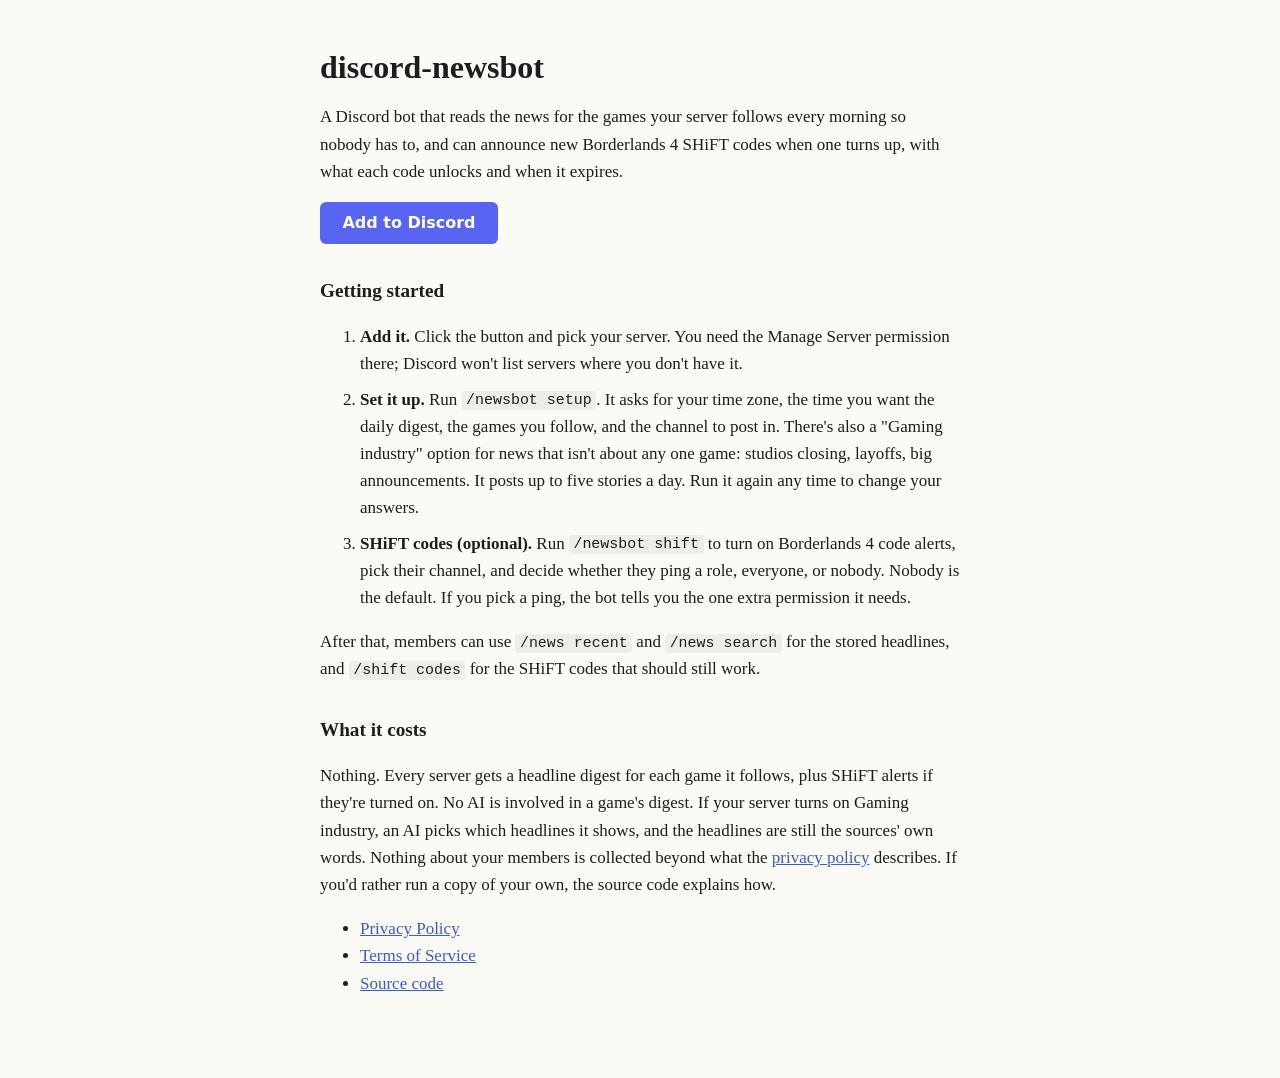
<file: site/index.html>
<!doctype html>
<html lang="en">
<head>
<meta charset="utf-8">
<meta name="viewport" content="width=device-width, initial-scale=1">
<title>discord-newsbot</title>
<link rel="stylesheet" href="style.css">
</head>
<body>
<main>
<h1>discord-newsbot</h1>
<p>A Discord bot that reads the news for the games your server follows every morning so nobody has to, and can announce new Borderlands 4 SHiFT codes when one turns up, with what each code unlocks and when it expires.</p>

<p><a class="button" href="https://discord.com/oauth2/authorize?client_id=1553075538220941402">Add to Discord</a></p>

<h2>Getting started</h2>
<ol>
<li><strong>Add it.</strong> Click the button and pick your server. You need the Manage Server permission there; Discord won't list servers where you don't have it.</li>
<li><strong>Set it up.</strong> Run <code>/newsbot setup</code>. It asks for your time zone, the time you want the daily digest, the games you follow, and the channel to post in. There's also a "Gaming industry" option for news that isn't about any one game: studios closing, layoffs, big announcements. It posts up to five stories a day. Run it again any time to change your answers.</li>
<li><strong>SHiFT codes (optional).</strong> Run <code>/newsbot shift</code> to turn on Borderlands 4 code alerts, pick their channel, and decide whether they ping a role, everyone, or nobody. Nobody is the default. If you pick a ping, the bot tells you the one extra permission it needs.</li>
</ol>
<p>After that, members can use <code>/news recent</code> and <code>/news search</code> for the stored headlines, and <code>/shift codes</code> for the SHiFT codes that should still work.</p>

<h2>What it costs</h2>
<p>Nothing. Every server gets a headline digest for each game it follows, plus SHiFT alerts if they're turned on. No AI is involved in a game's digest. If your server turns on Gaming industry, an AI picks which headlines it shows, and the headlines are still the sources' own words. Nothing about your members is collected beyond what the <a href="privacy.html">privacy policy</a> describes. If you'd rather run a copy of your own, the source code explains how.</p>

<ul>
<li><a href="privacy.html">Privacy Policy</a></li>
<li><a href="terms.html">Terms of Service</a></li>
<li><a href="https://github.com/SomeClown/discord-newsbot">Source code</a></li>
</ul>
</main>
</body>
</html>
</file>
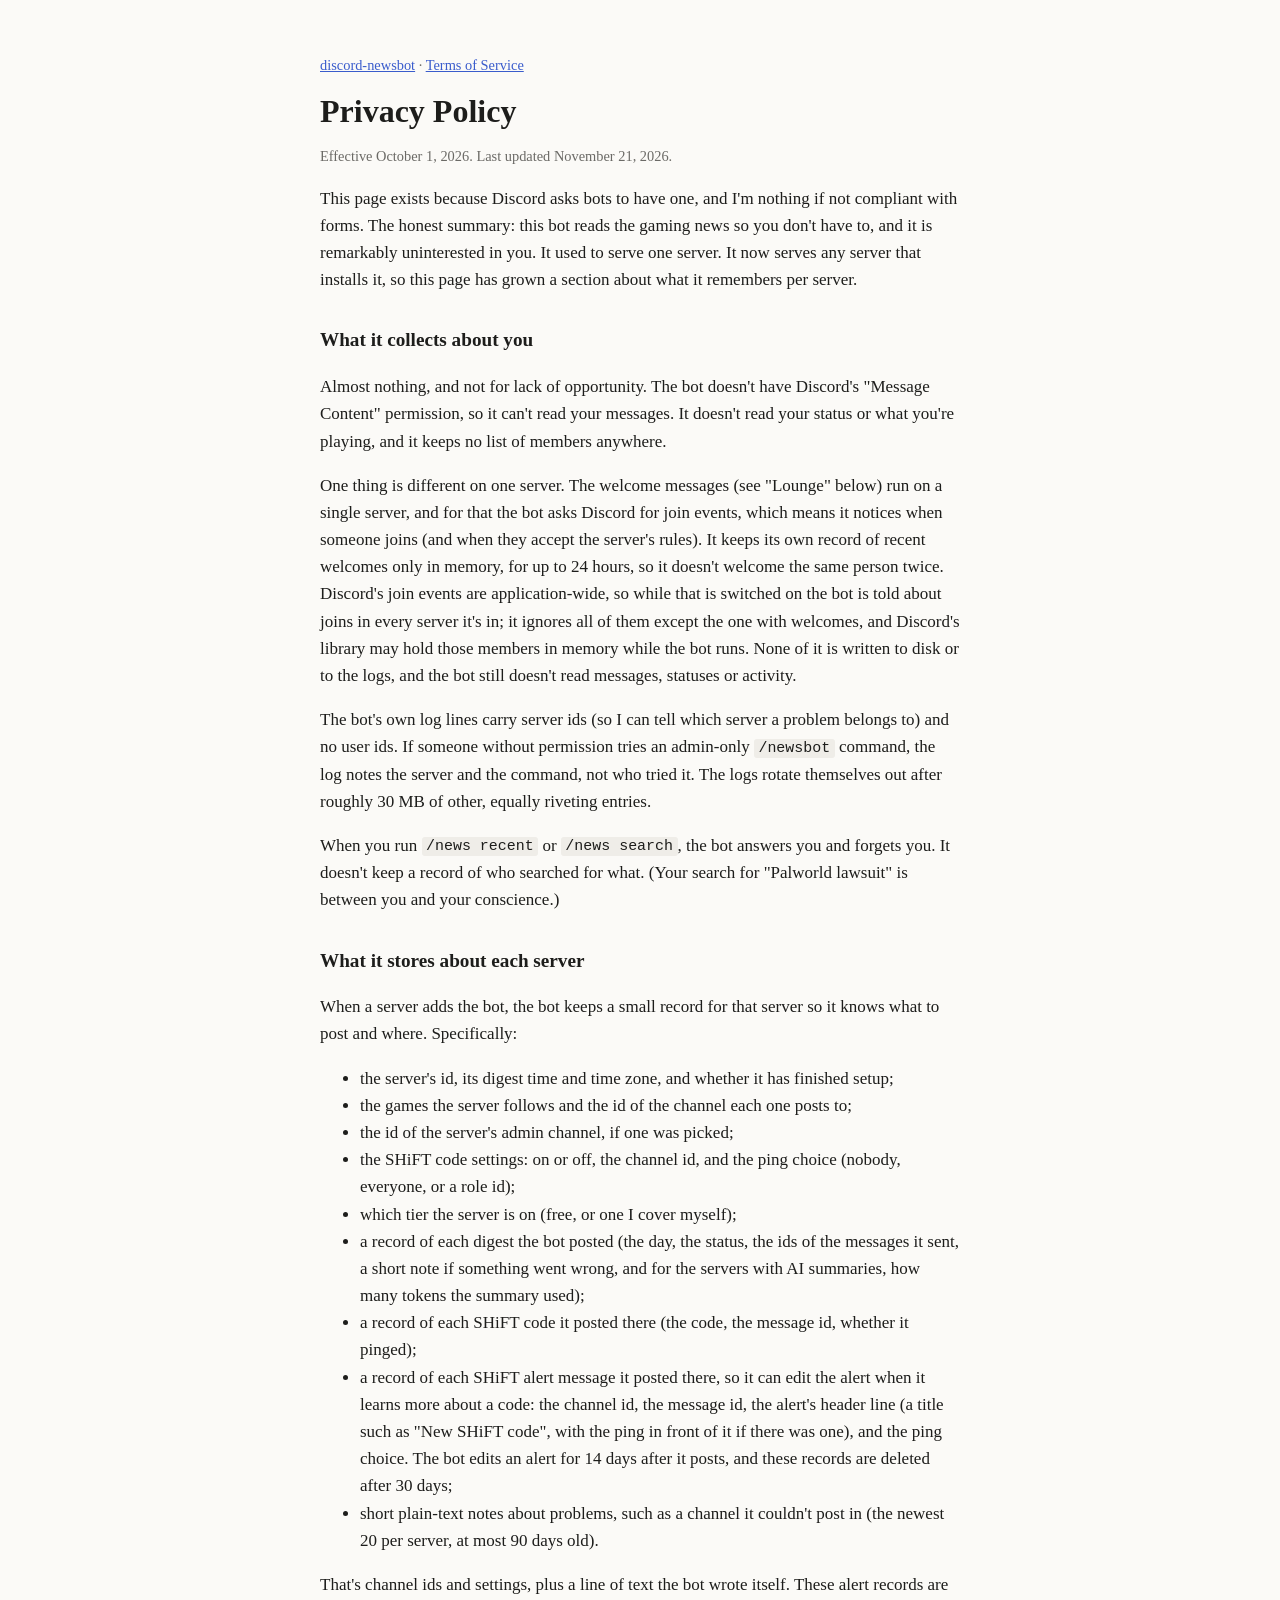
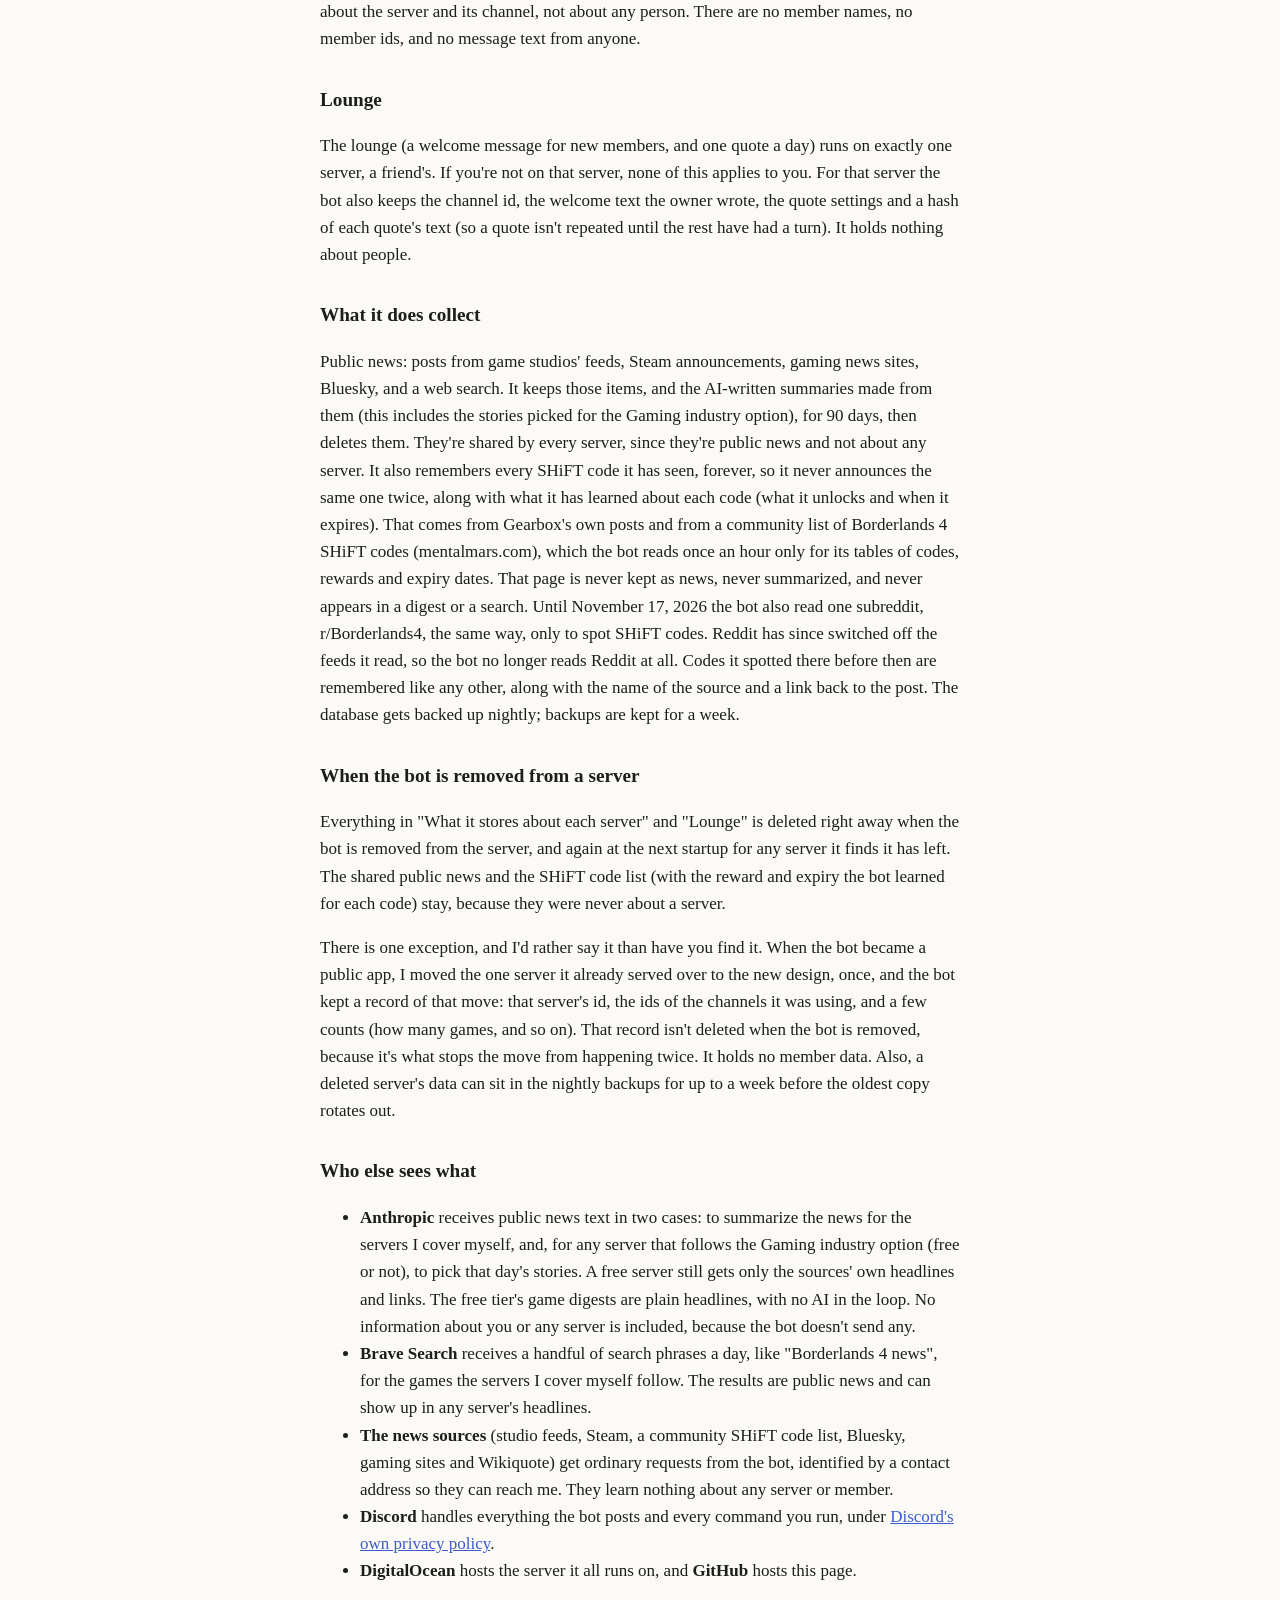
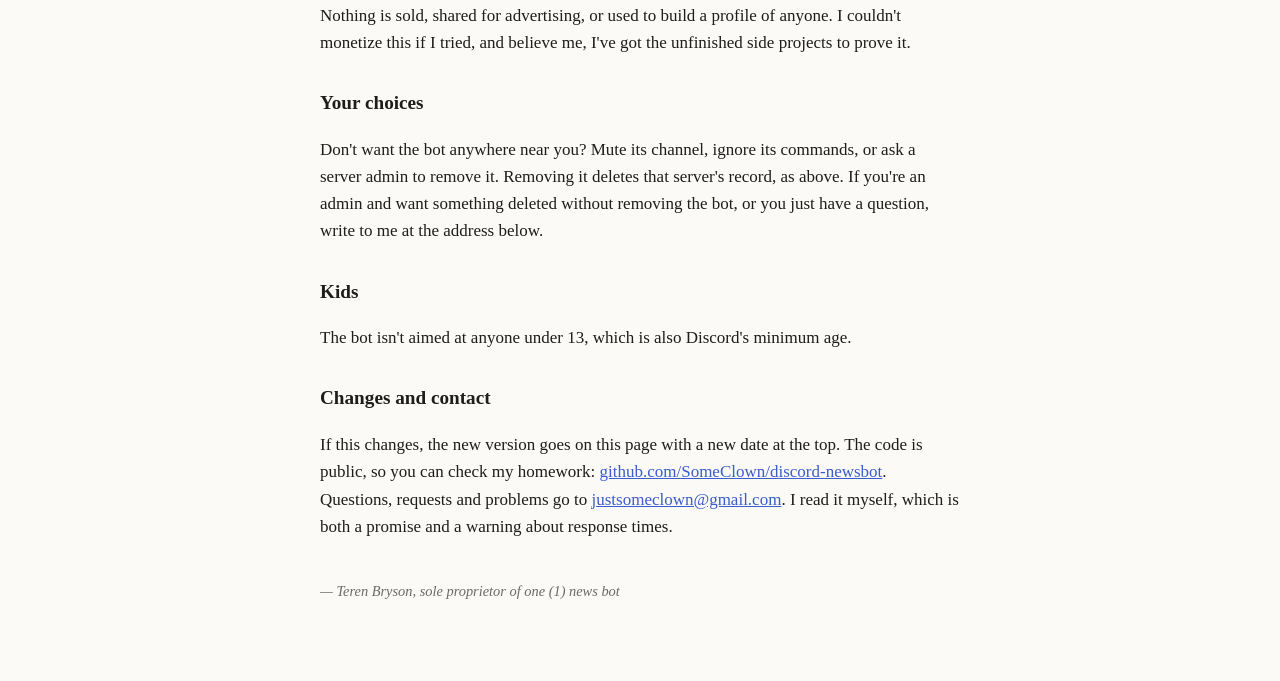
<file: site/privacy.html>
<!doctype html>
<html lang="en">
<head>
<meta charset="utf-8">
<meta name="viewport" content="width=device-width, initial-scale=1">
<title>Privacy Policy · discord-newsbot</title>
<link rel="stylesheet" href="style.css">
</head>
<body>
<main>
<p class="nav"><a href="index.html">discord-newsbot</a> · <a href="terms.html">Terms of Service</a></p>

<h1>Privacy Policy</h1>
<p class="meta">Effective October 1, 2026. Last updated November 21, 2026.</p>

<p>This page exists because Discord asks bots to have one, and I'm nothing if not compliant with forms. The honest summary: this bot reads the gaming news so you don't have to, and it is remarkably uninterested in you. It used to serve one server. It now serves any server that installs it, so this page has grown a section about what it remembers per server.</p>

<h2>What it collects about you</h2>
<p>Almost nothing, and not for lack of opportunity. The bot doesn't have Discord's "Message Content" permission, so it can't read your messages. It doesn't read your status or what you're playing, and it keeps no list of members anywhere.</p>
<p>One thing is different on one server. The welcome messages (see "Lounge" below) run on a single server, and for that the bot asks Discord for join events, which means it notices when someone joins (and when they accept the server's rules). It keeps its own record of recent welcomes only in memory, for up to 24 hours, so it doesn't welcome the same person twice. Discord's join events are application-wide, so while that is switched on the bot is told about joins in every server it's in; it ignores all of them except the one with welcomes, and Discord's library may hold those members in memory while the bot runs. None of it is written to disk or to the logs, and the bot still doesn't read messages, statuses or activity.</p>
<p>The bot's own log lines carry server ids (so I can tell which server a problem belongs to) and no user ids. If someone without permission tries an admin-only <code>/newsbot</code> command, the log notes the server and the command, not who tried it. The logs rotate themselves out after roughly 30 MB of other, equally riveting entries.</p>
<p>When you run <code>/news recent</code> or <code>/news search</code>, the bot answers you and forgets you. It doesn't keep a record of who searched for what. (Your search for "Palworld lawsuit" is between you and your conscience.)</p>

<h2>What it stores about each server</h2>
<p>When a server adds the bot, the bot keeps a small record for that server so it knows what to post and where. Specifically:</p>
<ul>
<li>the server's id, its digest time and time zone, and whether it has finished setup;</li>
<li>the games the server follows and the id of the channel each one posts to;</li>
<li>the id of the server's admin channel, if one was picked;</li>
<li>the SHiFT code settings: on or off, the channel id, and the ping choice (nobody, everyone, or a role id);</li>
<li>which tier the server is on (free, or one I cover myself);</li>
<li>a record of each digest the bot posted (the day, the status, the ids of the messages it sent, a short note if something went wrong, and for the servers with AI summaries, how many tokens the summary used);</li>
<li>a record of each SHiFT code it posted there (the code, the message id, whether it pinged);</li>
<li>a record of each SHiFT alert message it posted there, so it can edit the alert when it learns more about a code: the channel id, the message id, the alert's header line (a title such as "New SHiFT code", with the ping in front of it if there was one), and the ping choice. The bot edits an alert for 14 days after it posts, and these records are deleted after 30 days;</li>
<li>short plain-text notes about problems, such as a channel it couldn't post in (the newest 20 per server, at most 90 days old).</li>
</ul>
<p>That's channel ids and settings, plus a line of text the bot wrote itself. These alert records are about the server and its channel, not about any person. There are no member names, no member ids, and no message text from anyone.</p>

<h2>Lounge</h2>
<p>The lounge (a welcome message for new members, and one quote a day) runs on exactly one server, a friend's. If you're not on that server, none of this applies to you. For that server the bot also keeps the channel id, the welcome text the owner wrote, the quote settings and a hash of each quote's text (so a quote isn't repeated until the rest have had a turn). It holds nothing about people.</p>

<h2>What it does collect</h2>
<p>Public news: posts from game studios' feeds, Steam announcements, gaming news sites, Bluesky, and a web search. It keeps those items, and the AI-written summaries made from them (this includes the stories picked for the Gaming industry option), for 90 days, then deletes them. They're shared by every server, since they're public news and not about any server. It also remembers every SHiFT code it has seen, forever, so it never announces the same one twice, along with what it has learned about each code (what it unlocks and when it expires). That comes from Gearbox's own posts and from a community list of Borderlands 4 SHiFT codes (mentalmars.com), which the bot reads once an hour only for its tables of codes, rewards and expiry dates. That page is never kept as news, never summarized, and never appears in a digest or a search. Until November 17, 2026 the bot also read one subreddit, r/Borderlands4, the same way, only to spot SHiFT codes. Reddit has since switched off the feeds it read, so the bot no longer reads Reddit at all. Codes it spotted there before then are remembered like any other, along with the name of the source and a link back to the post. The database gets backed up nightly; backups are kept for a week.</p>

<h2>When the bot is removed from a server</h2>
<p>Everything in "What it stores about each server" and "Lounge" is deleted right away when the bot is removed from the server, and again at the next startup for any server it finds it has left. The shared public news and the SHiFT code list (with the reward and expiry the bot learned for each code) stay, because they were never about a server.</p>
<p>There is one exception, and I'd rather say it than have you find it. When the bot became a public app, I moved the one server it already served over to the new design, once, and the bot kept a record of that move: that server's id, the ids of the channels it was using, and a few counts (how many games, and so on). That record isn't deleted when the bot is removed, because it's what stops the move from happening twice. It holds no member data. Also, a deleted server's data can sit in the nightly backups for up to a week before the oldest copy rotates out.</p>

<h2>Who else sees what</h2>
<ul>
<li><strong>Anthropic</strong> receives public news text in two cases: to summarize the news for the servers I cover myself, and, for any server that follows the Gaming industry option (free or not), to pick that day's stories. A free server still gets only the sources' own headlines and links. The free tier's game digests are plain headlines, with no AI in the loop. No information about you or any server is included, because the bot doesn't send any.</li>
<li><strong>Brave Search</strong> receives a handful of search phrases a day, like "Borderlands 4 news", for the games the servers I cover myself follow. The results are public news and can show up in any server's headlines.</li>
<li><strong>The news sources</strong> (studio feeds, Steam, a community SHiFT code list, Bluesky, gaming sites and Wikiquote) get ordinary requests from the bot, identified by a contact address so they can reach me. They learn nothing about any server or member.</li>
<li><strong>Discord</strong> handles everything the bot posts and every command you run, under <a href="https://discord.com/privacy">Discord's own privacy policy</a>.</li>
<li><strong>DigitalOcean</strong> hosts the server it all runs on, and <strong>GitHub</strong> hosts this page.</li>
</ul>
<p>Nothing is sold, shared for advertising, or used to build a profile of anyone. I couldn't monetize this if I tried, and believe me, I've got the unfinished side projects to prove it.</p>

<h2>Your choices</h2>
<p>Don't want the bot anywhere near you? Mute its channel, ignore its commands, or ask a server admin to remove it. Removing it deletes that server's record, as above. If you're an admin and want something deleted without removing the bot, or you just have a question, write to me at the address below.</p>

<h2>Kids</h2>
<p>The bot isn't aimed at anyone under 13, which is also Discord's minimum age.</p>

<h2>Changes and contact</h2>
<p>If this changes, the new version goes on this page with a new date at the top. The code is public, so you can check my homework: <a href="https://github.com/SomeClown/discord-newsbot">github.com/SomeClown/discord-newsbot</a>. Questions, requests and problems go to <a href="mailto:justsomeclown@gmail.com">justsomeclown@gmail.com</a>. I read it myself, which is both a promise and a warning about response times.</p>

<p class="sig">— Teren Bryson, sole proprietor of one (1) news bot</p>
</main>
</body>
</html>
</file>
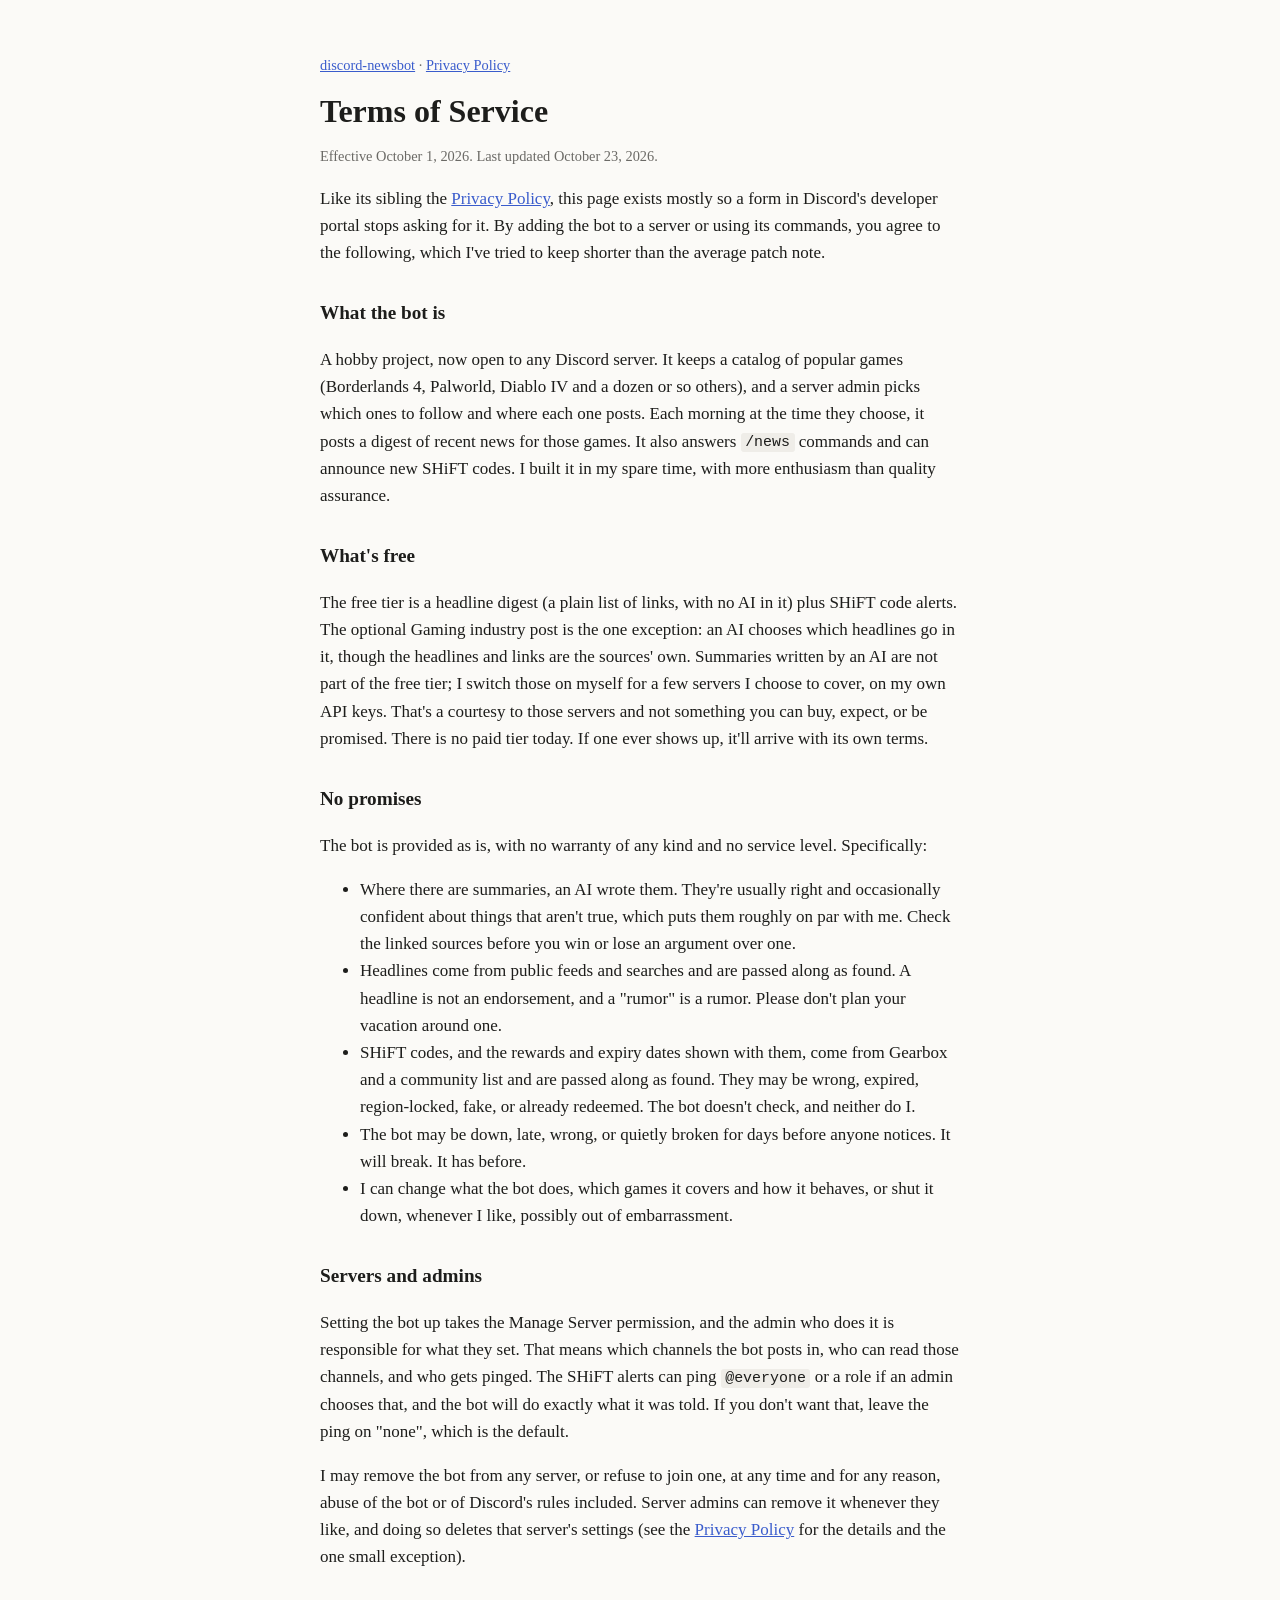
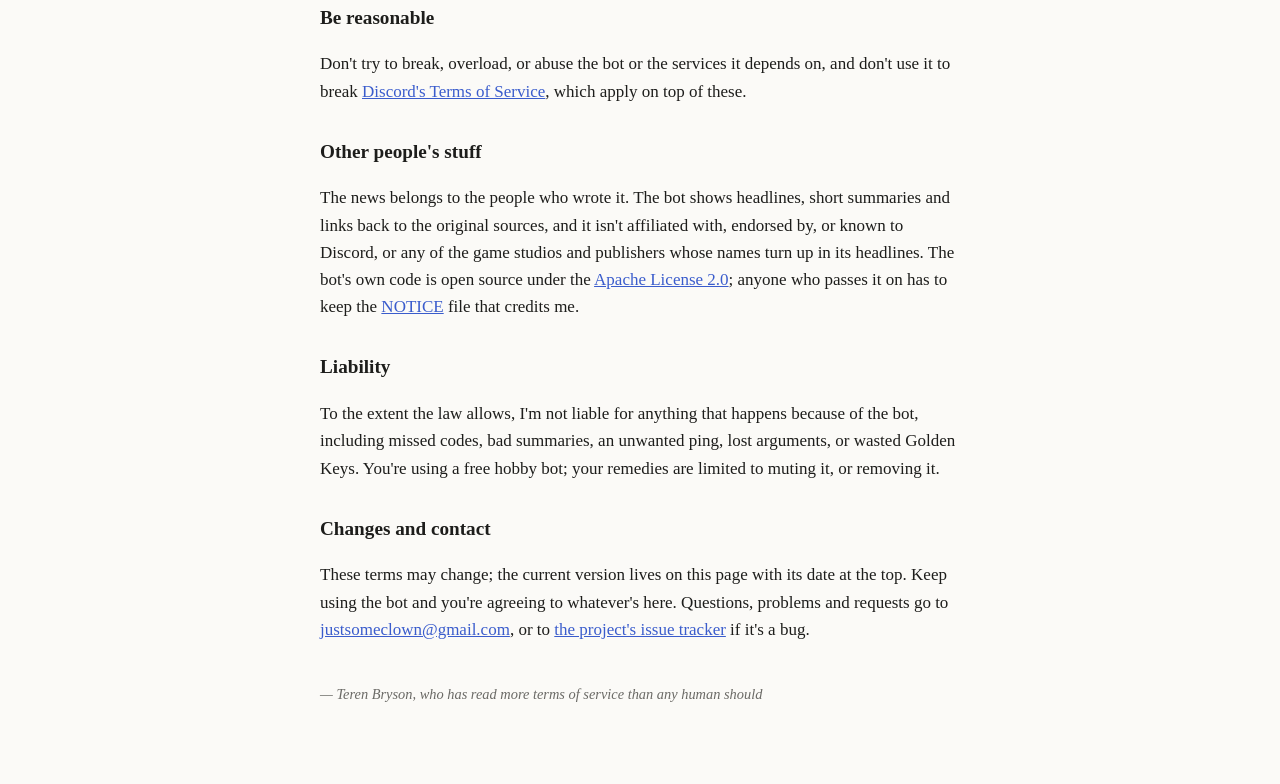
<file: site/terms.html>
<!doctype html>
<html lang="en">
<head>
<meta charset="utf-8">
<meta name="viewport" content="width=device-width, initial-scale=1">
<title>Terms of Service · discord-newsbot</title>
<link rel="stylesheet" href="style.css">
</head>
<body>
<main>
<p class="nav"><a href="index.html">discord-newsbot</a> · <a href="privacy.html">Privacy Policy</a></p>

<h1>Terms of Service</h1>
<p class="meta">Effective October 1, 2026. Last updated October 23, 2026.</p>

<p>Like its sibling the <a href="privacy.html">Privacy Policy</a>, this page exists mostly so a form in Discord's developer portal stops asking for it. By adding the bot to a server or using its commands, you agree to the following, which I've tried to keep shorter than the average patch note.</p>

<h2>What the bot is</h2>
<p>A hobby project, now open to any Discord server. It keeps a catalog of popular games (Borderlands 4, Palworld, Diablo IV and a dozen or so others), and a server admin picks which ones to follow and where each one posts. Each morning at the time they choose, it posts a digest of recent news for those games. It also answers <code>/news</code> commands and can announce new SHiFT codes. I built it in my spare time, with more enthusiasm than quality assurance.</p>

<h2>What's free</h2>
<p>The free tier is a headline digest (a plain list of links, with no AI in it) plus SHiFT code alerts. The optional Gaming industry post is the one exception: an AI chooses which headlines go in it, though the headlines and links are the sources' own. Summaries written by an AI are not part of the free tier; I switch those on myself for a few servers I choose to cover, on my own API keys. That's a courtesy to those servers and not something you can buy, expect, or be promised. There is no paid tier today. If one ever shows up, it'll arrive with its own terms.</p>

<h2>No promises</h2>
<p>The bot is provided as is, with no warranty of any kind and no service level. Specifically:</p>
<ul>
<li>Where there are summaries, an AI wrote them. They're usually right and occasionally confident about things that aren't true, which puts them roughly on par with me. Check the linked sources before you win or lose an argument over one.</li>
<li>Headlines come from public feeds and searches and are passed along as found. A headline is not an endorsement, and a "rumor" is a rumor. Please don't plan your vacation around one.</li>
<li>SHiFT codes, and the rewards and expiry dates shown with them, come from Gearbox and a community list and are passed along as found. They may be wrong, expired, region-locked, fake, or already redeemed. The bot doesn't check, and neither do I.</li>
<li>The bot may be down, late, wrong, or quietly broken for days before anyone notices. It will break. It has before.</li>
<li>I can change what the bot does, which games it covers and how it behaves, or shut it down, whenever I like, possibly out of embarrassment.</li>
</ul>

<h2>Servers and admins</h2>
<p>Setting the bot up takes the Manage Server permission, and the admin who does it is responsible for what they set. That means which channels the bot posts in, who can read those channels, and who gets pinged. The SHiFT alerts can ping <code>@everyone</code> or a role if an admin chooses that, and the bot will do exactly what it was told. If you don't want that, leave the ping on "none", which is the default.</p>
<p>I may remove the bot from any server, or refuse to join one, at any time and for any reason, abuse of the bot or of Discord's rules included. Server admins can remove it whenever they like, and doing so deletes that server's settings (see the <a href="privacy.html">Privacy Policy</a> for the details and the one small exception).</p>

<h2>Be reasonable</h2>
<p>Don't try to break, overload, or abuse the bot or the services it depends on, and don't use it to break <a href="https://discord.com/terms">Discord's Terms of Service</a>, which apply on top of these.</p>

<h2>Other people's stuff</h2>
<p>The news belongs to the people who wrote it. The bot shows headlines, short summaries and links back to the original sources, and it isn't affiliated with, endorsed by, or known to Discord, or any of the game studios and publishers whose names turn up in its headlines. The bot's own code is open source under the <a href="https://github.com/SomeClown/discord-newsbot/blob/main/LICENSE">Apache License 2.0</a>; anyone who passes it on has to keep the <a href="https://github.com/SomeClown/discord-newsbot/blob/main/NOTICE">NOTICE</a> file that credits me.</p>

<h2>Liability</h2>
<p>To the extent the law allows, I'm not liable for anything that happens because of the bot, including missed codes, bad summaries, an unwanted ping, lost arguments, or wasted Golden Keys. You're using a free hobby bot; your remedies are limited to muting it, or removing it.</p>

<h2>Changes and contact</h2>
<p>These terms may change; the current version lives on this page with its date at the top. Keep using the bot and you're agreeing to whatever's here. Questions, problems and requests go to <a href="mailto:justsomeclown@gmail.com">justsomeclown@gmail.com</a>, or to <a href="https://github.com/SomeClown/discord-newsbot/issues">the project's issue tracker</a> if it's a bug.</p>

<p class="sig">— Teren Bryson, who has read more terms of service than any human should</p>
</main>
</body>
</html>
</file>
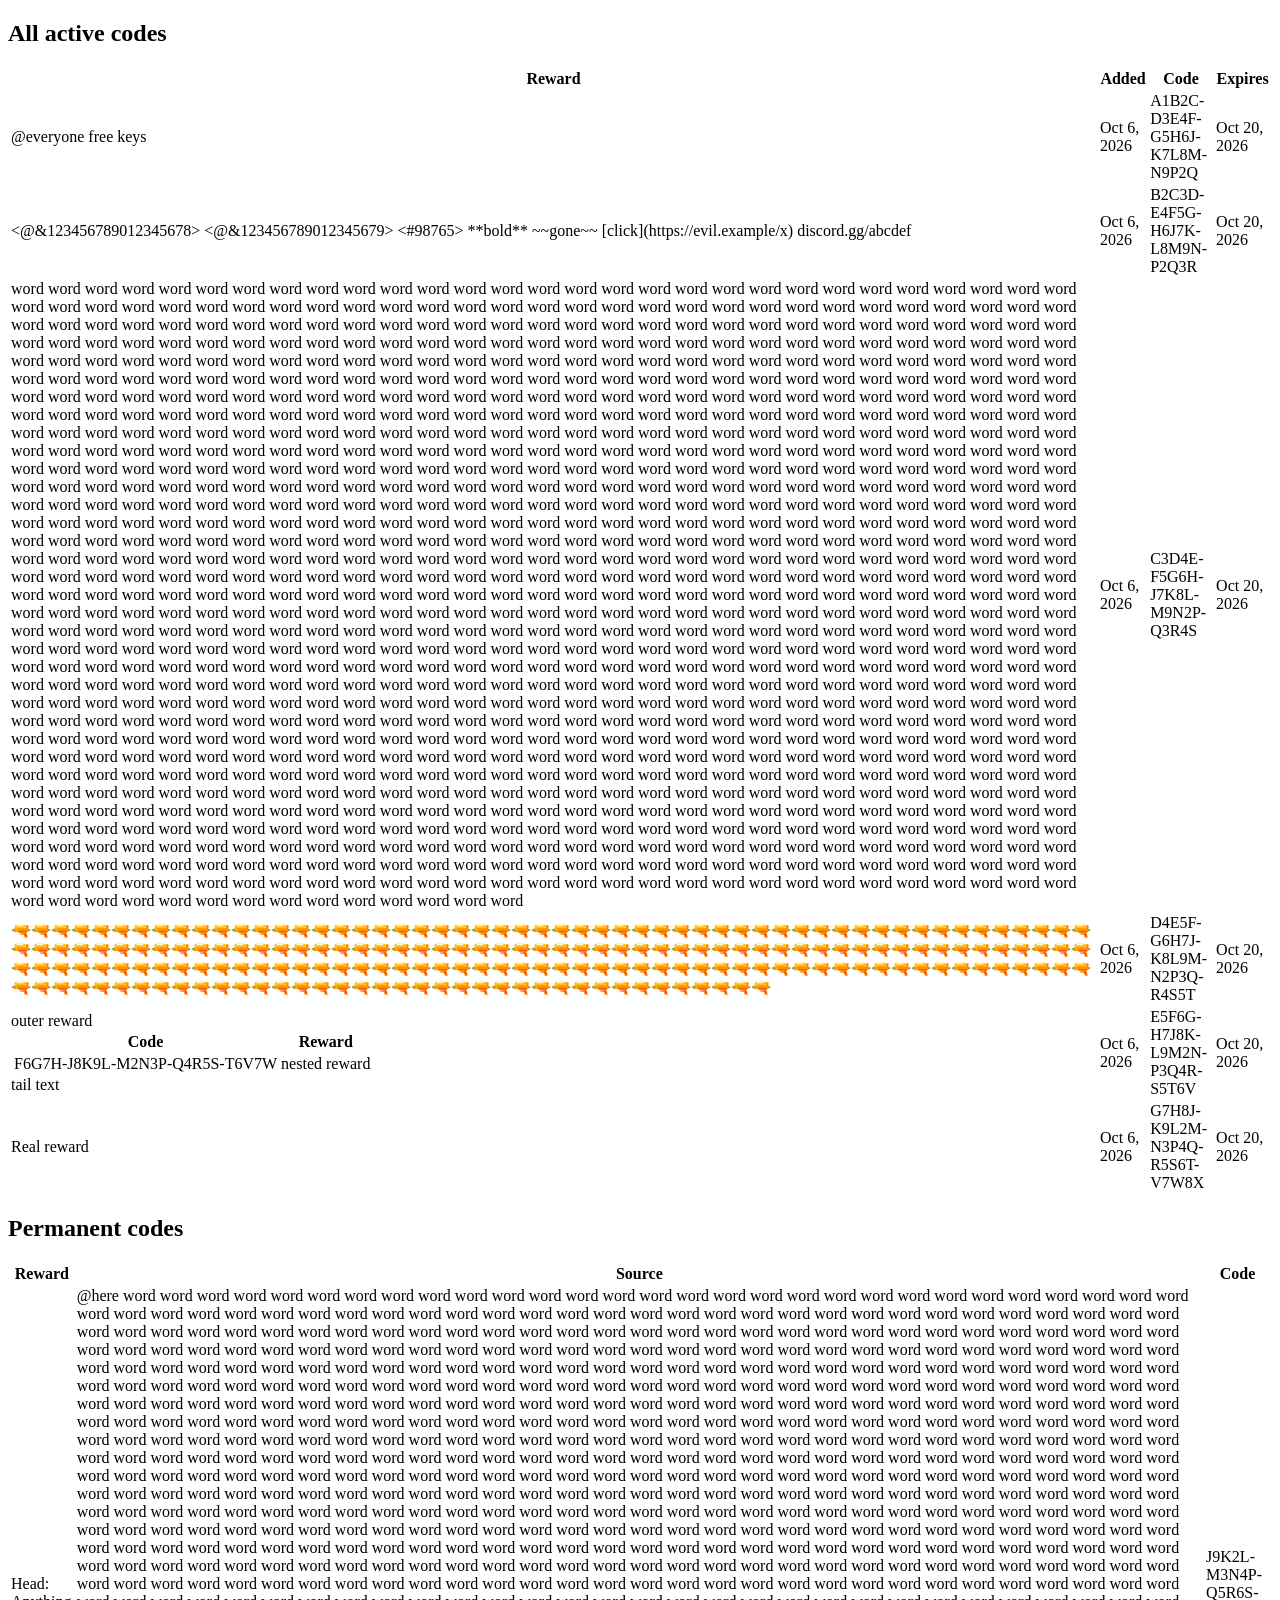
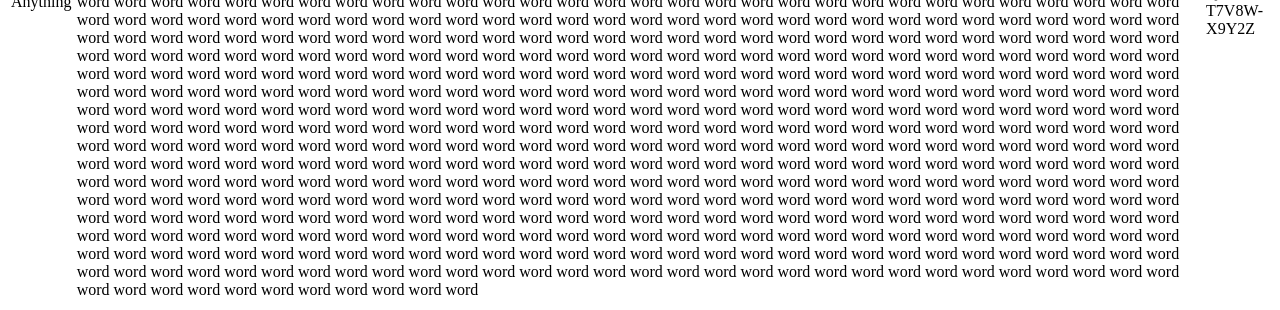
<file: tests/fixtures/shift_table/hostile.html>
<!DOCTYPE html>
<html>
<head><meta charset="utf-8"><title>A page with bad manners (test fixture)</title></head>
<body>
  <h2>All active codes</h2>
  <table>
    <tr><th>Reward</th><th>Added</th><th>Code</th><th>Expires</th></tr>
    <tr><td>&#64;everyone free keys</td><td>Oct 6, 2026</td><td>A1B2C-D3E4F-G5H6J-K7L8M-N9P2Q</td><td>Oct 20, 2026</td></tr>
    <tr><td>&lt;@&amp;123456789012345678&gt; <@&123456789012345679> <#98765> **bold** ~~gone~~ [click](https://evil.example/x) discord.gg/abcdef</td><td>Oct 6, 2026</td><td>B2C3D-E4F5G-H6J7K-L8M9N-P2Q3R</td><td>Oct 20, 2026</td></tr>
    <tr><td>word word word word word word word word word word word word word word word word word word word word word word word word word word word word word word word word word word word word word word word word word word word word word word word word word word word word word word word word word word word word word word word word word word word word word word word word word word word word word word word word word word word word word word word word word word word word word word word word word word word word word word word word word word word word word word word word word word word word word word word word word word word word word word word word word word word word word word word word word word word word word word word word word word word word word word word word word word word word word word word word word word word word word word word word word word word word word word word word word word word word word word word word word word word word word word word word word word word word word word word word word word word word word word word word word word word word word word word word word word word word word word word word word word word word word word word word word word word word word word word word word word word word word word word word word word word word word word word word word word word word word word word word word word word word word word word word word word word word word word word word word word word word word word word word word word word word word word word word word word word word word word word word word word word word word word word word word word word word word word word word word word word word word word word word word word word word word word word word word word word word word word word word word word word word word word word word word word word word word word word word word word word word word word word word word word word word word word word word word word word word word word word word word word word word word word word word word word word word word word word word word word word word word word word word word word word word word word word word word word word word word word word word word word word word word word word word word word word word word word word word word word word word word word word word word word word word word word word word word word word word word word word word word word word word word word word word word word word word word word word word word word word word word word word word word word word word word word word word word word word word word word word word word word word word word word word word word word word word word word word word word word word word word word word word word word word word word word word word word word word word word word word word word word word word word word word word word word word word word word word word word word word word word word word word word word word word word word word word word word word word word word word word word word word word word word word word word word word word word word word word word word word word word word word word word word word word word word word word word word word word word word word word word word word word word word word word word word word word word word word word word word word word word word word word word word word word word word word word word word word word word word word word word word word word word word word word word word word word word word word word word word word word word word word word word word word word word word word word word word word word word word word word word word word word word word word word word word word word word word word word word word word word word word word word word word word word word word word word word word word word word word word word word word word word word word word word word word word word word word word word word word word word word word word word word word word word word word word word word word word word word word word word word word word word word word word word word word word word word word word word word word word word word word word word word word word word word word word word word word word word word word word word word word word word word word word word word word word word word word word word word word word word word word word word word word word word word word word word word word word word word word word word word word word word word word word word word word word word word word word word word word word word word word word word word word word word word word word word word word word word word word word word word word word word word word word word word word word word word word word word word word word word word word word word word word word word word word word word word word word word word word word word word word word word word word word word word word word word word word word word word word word word word word word word word word word word word word word word word word word word word word word word word word word word word word word word word word word word word word word word</td><td>Oct 6, 2026</td><td>C3D4E-F5G6H-J7K8L-M9N2P-Q3R4S</td><td>Oct 20, 2026</td></tr>
    <tr><td>🔫🔫🔫🔫🔫🔫🔫🔫🔫🔫🔫🔫🔫🔫🔫🔫🔫🔫🔫🔫🔫🔫🔫🔫🔫🔫🔫🔫🔫🔫🔫🔫🔫🔫🔫🔫🔫🔫🔫🔫🔫🔫🔫🔫🔫🔫🔫🔫🔫🔫🔫🔫🔫🔫🔫🔫🔫🔫🔫🔫🔫🔫🔫🔫🔫🔫🔫🔫🔫🔫🔫🔫🔫🔫🔫🔫🔫🔫🔫🔫🔫🔫🔫🔫🔫🔫🔫🔫🔫🔫🔫🔫🔫🔫🔫🔫🔫🔫🔫🔫🔫🔫🔫🔫🔫🔫🔫🔫🔫🔫🔫🔫🔫🔫🔫🔫🔫🔫🔫🔫🔫🔫🔫🔫🔫🔫🔫🔫🔫🔫🔫🔫🔫🔫🔫🔫🔫🔫🔫🔫🔫🔫🔫🔫🔫🔫🔫🔫🔫🔫🔫🔫🔫🔫🔫🔫🔫🔫🔫🔫🔫🔫🔫🔫🔫🔫🔫🔫🔫🔫🔫🔫🔫🔫🔫🔫🔫🔫🔫🔫🔫🔫🔫🔫🔫🔫🔫🔫🔫🔫🔫🔫🔫🔫🔫🔫🔫🔫🔫🔫</td><td>Oct 6, 2026</td><td>D4E5F-G6H7J-K8L9M-N2P3Q-R4S5T</td><td>Oct 20, 2026</td></tr>
    <tr><td>outer reward <table><tr><th>Code</th><th>Reward</th></tr><tr><td>F6G7H-J8K9L-M2N3P-Q4R5S-T6V7W</td><td>nested reward</td></tr></table> tail text</td><td>Oct 6, 2026</td><td>E5F6G-H7J8K-L9M2N-P3Q4R-S5T6V</td><td>Oct 20, 2026</td></tr>
    <tr><td>Real reward<script>var c = "H8J9K-L2M3N-P4Q5R-S6T7V-W8X9Y";</script></td><td>Oct 6, 2026</td><td>G7H8J-K9L2M-N3P4Q-R5S6T-V7W8X<script>var d = "H8J9K-L2M3N-P4Q5R-S6T7V-W8X9Y";</script></td><td>Oct 20, 2026</td></tr>
  </table>
  <h2>Permanent codes</h2>
  <table>
    <tr><th>Reward</th><th>Source</th><th>Code</th></tr>
    <tr><td>Head: Anything</td><td>@here word word word word word word word word word word word word word word word word word word word word word word word word word word word word word word word word word word word word word word word word word word word word word word word word word word word word word word word word word word word word word word word word word word word word word word word word word word word word word word word word word word word word word word word word word word word word word word word word word word word word word word word word word word word word word word word word word word word word word word word word word word word word word word word word word word word word word word word word word word word word word word word word word word word word word word word word word word word word word word word word word word word word word word word word word word word word word word word word word word word word word word word word word word word word word word word word word word word word word word word word word word word word word word word word word word word word word word word word word word word word word word word word word word word word word word word word word word word word word word word word word word word word word word word word word word word word word word word word word word word word word word word word word word word word word word word word word word word word word word word word word word word word word word word word word word word word word word word word word word word word word word word word word word word word word word word word word word word word word word word word word word word word word word word word word word word word word word word word word word word word word word word word word word word word word word word word word word word word word word word word word word word word word word word word word word word word word word word word word word word word word word word word word word word word word word word word word word word word word word word word word word word word word word word word word word word word word word word word word word word word word word word word word word word word word word word word word word word word word word word word word word word word word word word word word word word word word word word word word word word word word word word word word word word word word word word word word word word word word word word word word word word word word word word word word word word word word word word word word word word word word word word word word word word word word word word word word word word word word word word word word word word word word word word word word word word word word word word word word word word word word word word word word word word word word word word word word word word word word word word word word word word word word word word word word word word word word word word word word word word word word word word word word word word word word word word word word word word word word word word word word word word word word word word word word word word word word word word word word word word word word word word word word word word word word word word word word word word word word word word word word word word word word word word word word word word word word word word word word word word word word word word word word word word word word word word word word word word word word word word word word word word word word word word word word word word word word word word word word word word word word word word word word word word word word word word word word word word word word word word word word word word word word word word word word word word word word word word word word word word word word word word word word word word word word word word word word word word word word word word word word word word word word word word word word word word word word word word word word word word word word word word word word word word word word word word word word word word word word word word word word word word word word word word word word word word word word word word word word word word word word word word word word word word word word word word word word word word word word word word word word word word word word word word word word word word word word word word word word word word word word word word word word word word word word word word word word word word word word word word word word word word word word word word word word word word word word word word word word word word word word word word word word word word word word word word word word word word word word word word word word word word word word word word word word word word word word word word word word word word word word word word word word word word word word word word word word word word word word word word word word word word word word word word word word word word word word word word word word word word word word word word word word word word word word word word word word word word word word word word word</td><td>J9K2L-M3N4P-Q5R6S-T7V8W-X9Y2Z</td></tr>
  </table>
</body>
</html>
</file>
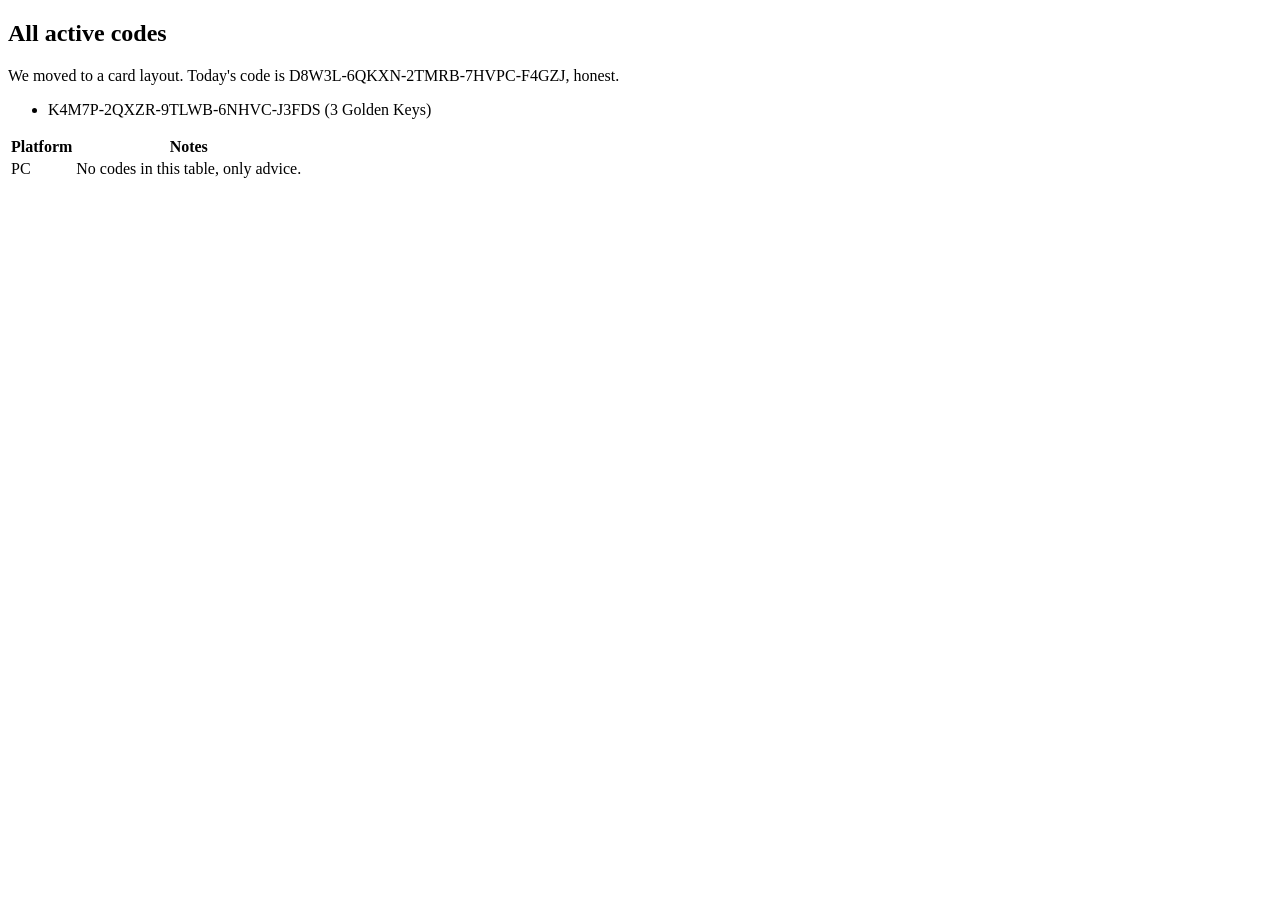
<file: tests/fixtures/shift_table/no_tables.html>
<!DOCTYPE html>
<html>
<head><meta charset="utf-8"><title>The layout changed again</title></head>
<body>
  <h2>All active codes</h2>
  <p>We moved to a card layout. Today's code is D8W3L-6QKXN-2TMRB-7HVPC-F4GZJ, honest.</p>
  <ul><li>K4M7P-2QXZR-9TLWB-6NHVC-J3FDS (3 Golden Keys)</li></ul>
  <table>
    <tr><th>Platform</th><th>Notes</th></tr>
    <tr><td>PC</td><td>No codes in this table, only advice.</td></tr>
  </table>
</body>
</html>
</file>
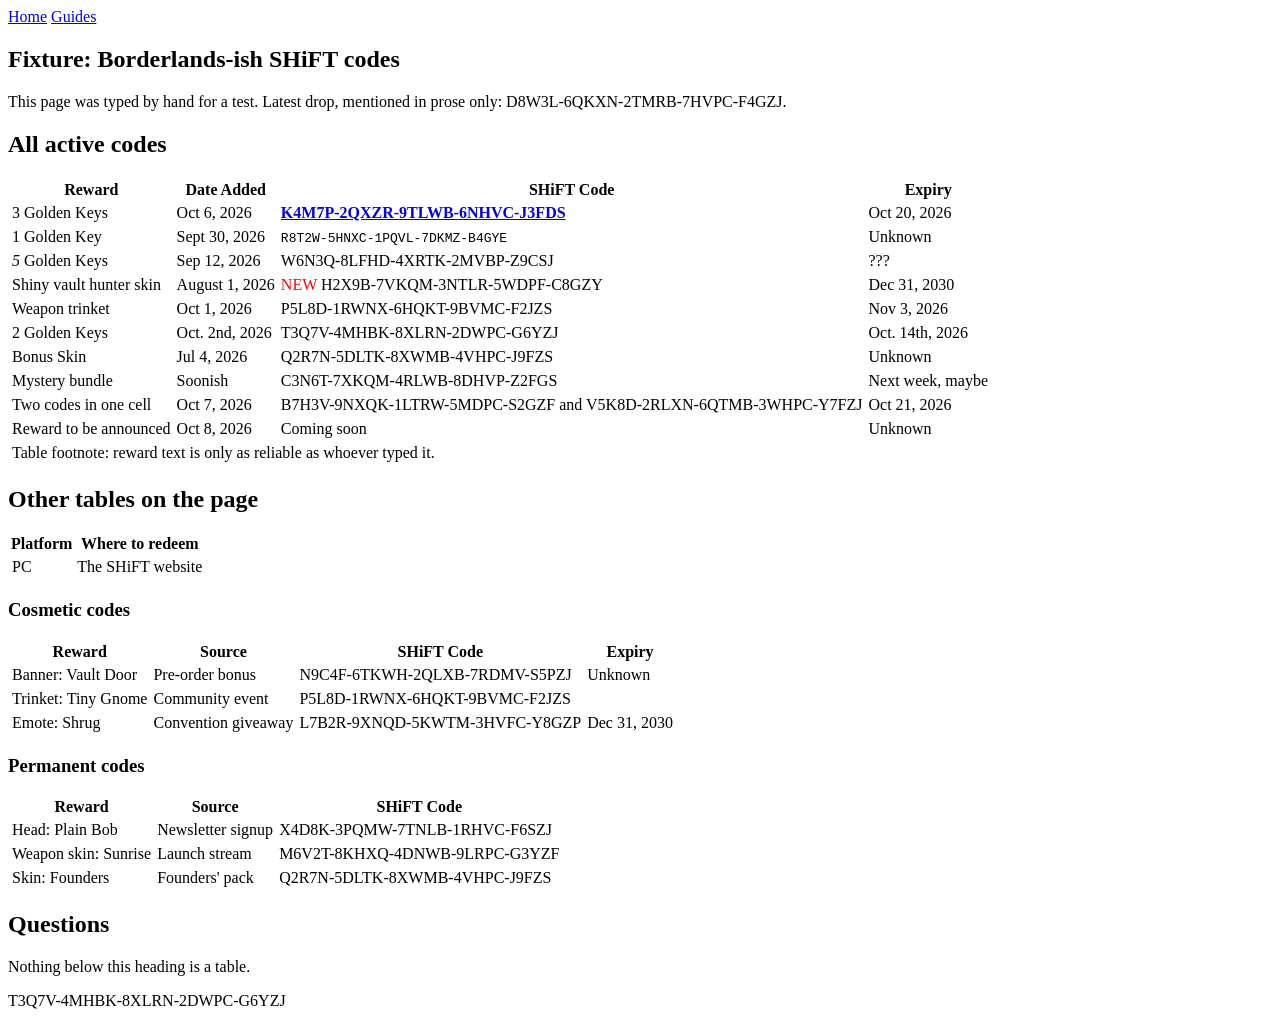
<file: tests/fixtures/shift_table/page.html>
<!DOCTYPE html>
<html lang="en">
<head>
  <meta charset="utf-8">
  <title>Hand-made SHiFT code list (test fixture)</title>
  <style>.badge { color: red; } td { padding: 2px; }</style>
  <script>var tracker = "D8W3L-6QKXN-2TMRB-7HVPC-F4GZJ";</script>
</head>
<body>
  <nav><a href="/">Home</a> <a href="/guides/">Guides</a></nav>
  <article>
    <h1>Fixture: Borderlands-ish SHiFT codes</h1>
    <p>This page was typed by hand for a test. Latest drop, mentioned in prose only: D8W3L-6QKXN-2TMRB-7HVPC-F4GZJ.</p>

    <h2 id="all-codes">All active codes</h2>
    <table class="codes main" id="main-table">
      <thead>
        <tr><th>Reward</th><th>Date Added</th><th>SHiFT Code</th><th>Expiry</th></tr>
      </thead>
      <tbody>
        <tr><td>3 Golden Keys</td><td>Oct 6, 2026</td><td><strong><a href="/redeem?c=1" class="code">K4M7P-2QXZR-9TLWB-6NHVC-J3FDS</a></strong></td><td>Oct 20, 2026</td></tr>
        <tr class="odd"><td>1 Golden Key</td><td>Sept 30, 2026</td><td><code>R8T2W-5HNXC-1PQVL-7DKMZ-B4GYE</code></td><td>Unknown</td></tr>
        <tr><td><em>5</em> Golden Keys</td><td>Sep 12, 2026</td><td>W6N3Q-8LFHD-4XRTK-2MVBP-Z9CSJ</td><td>???</td></tr>
        <tr><td>Shiny vault hunter skin</td><td>August 1, 2026</td><td><span class="badge">NEW</span> H2X9B-7VKQM-3NTLR-5WDPF-C8GZY</td><td>Dec 31, 2030</td></tr>
        <tr><td>Weapon trinket</td><td>Oct 1, 2026</td><td>P5L8D-1RWNX-6HQKT-9BVMC-F2JZS</td><td>Nov 3, 2026</td></tr>
        <tr><td>2 Golden Keys</td><td>Oct. 2nd, 2026</td><td>T3Q7V-4MHBK-8XLRN-2DWPC-G6YZJ</td><td>Oct. 14th, 2026</td></tr>
        <tr><td>Bonus Skin</td><td>Jul 4, 2026</td><td>Q2R7N-5DLTK-8XWMB-4VHPC-J9FZS</td><td>Unknown</td></tr>
        <tr><td>Mystery bundle</td><td>Soonish</td><td>C3N6T-7XKQM-4RLWB-8DHVP-Z2FGS</td><td>Next week, maybe</td></tr>
        <tr><td>Two codes in one cell</td><td>Oct 7, 2026</td><td>B7H3V-9NXQK-1LTRW-5MDPC-S2GZF and V5K8D-2RLXN-6QTMB-3WHPC-Y7FZJ</td><td>Oct 21, 2026</td></tr>
        <tr><td>Reward to be announced</td><td>Oct 8, 2026</td><td>Coming soon</td><td>Unknown</td></tr>
        <tr><td colspan="4">Table footnote: reward text is only as reliable as whoever typed it.</td></tr>
      </tbody>
    </table>

    <h2>Other tables on the page</h2>
    <table>
      <tr><th>Platform</th><th>Where to redeem</th></tr>
      <tr><td>PC</td><td>The SHiFT website</td></tr>
    </table>

    <h3>Cosmetic codes</h3>
    <table class="codes cosmetic">
      <tr><th>Reward</th><th>Source</th><th>SHiFT Code</th><th>Expiry</th></tr>
      <tr><td>Banner: Vault Door</td><td>Pre-order bonus</td><td>N9C4F-6TKWH-2QLXB-7RDMV-S5PZJ</td><td>Unknown</td></tr>
      <tr><td>Trinket: Tiny Gnome</td><td>Community event</td><td>P5L8D-1RWNX-6HQKT-9BVMC-F2JZS</td><td></td></tr>
      <tr><td>Emote: Shrug</td><td>Convention giveaway</td><td>L7B2R-9XNQD-5KWTM-3HVFC-Y8GZP</td><td>Dec 31, 2030</td></tr>
    </table>

    <h3>Permanent codes</h3>
    <table class="codes permanent">
      <tr><th>Reward</th><th>Source</th><th>SHiFT Code</th></tr>
      <tr><td>Head: Plain Bob</td><td>Newsletter signup</td><td>X4D8K-3PQMW-7TNLB-1RHVC-F6SZJ</td></tr>
      <tr><td>Weapon skin: Sunrise</td><td>Launch stream</td><td>M6V2T-8KHXQ-4DNWB-9LRPC-G3YZF</td></tr>
      <tr><td>Skin: Founders</td><td>Founders&#39; pack</td><td>Q2R7N-5DLTK-8XWMB-4VHPC-J9FZS</td></tr>
    </table>

    <h2>Questions</h2>
    <p>Nothing below this heading is a table.</p>
  </article>
  <script>document.write("T3Q7V-4MHBK-8XLRN-2DWPC-G6YZJ");</script>
</body>
</html>
</file>
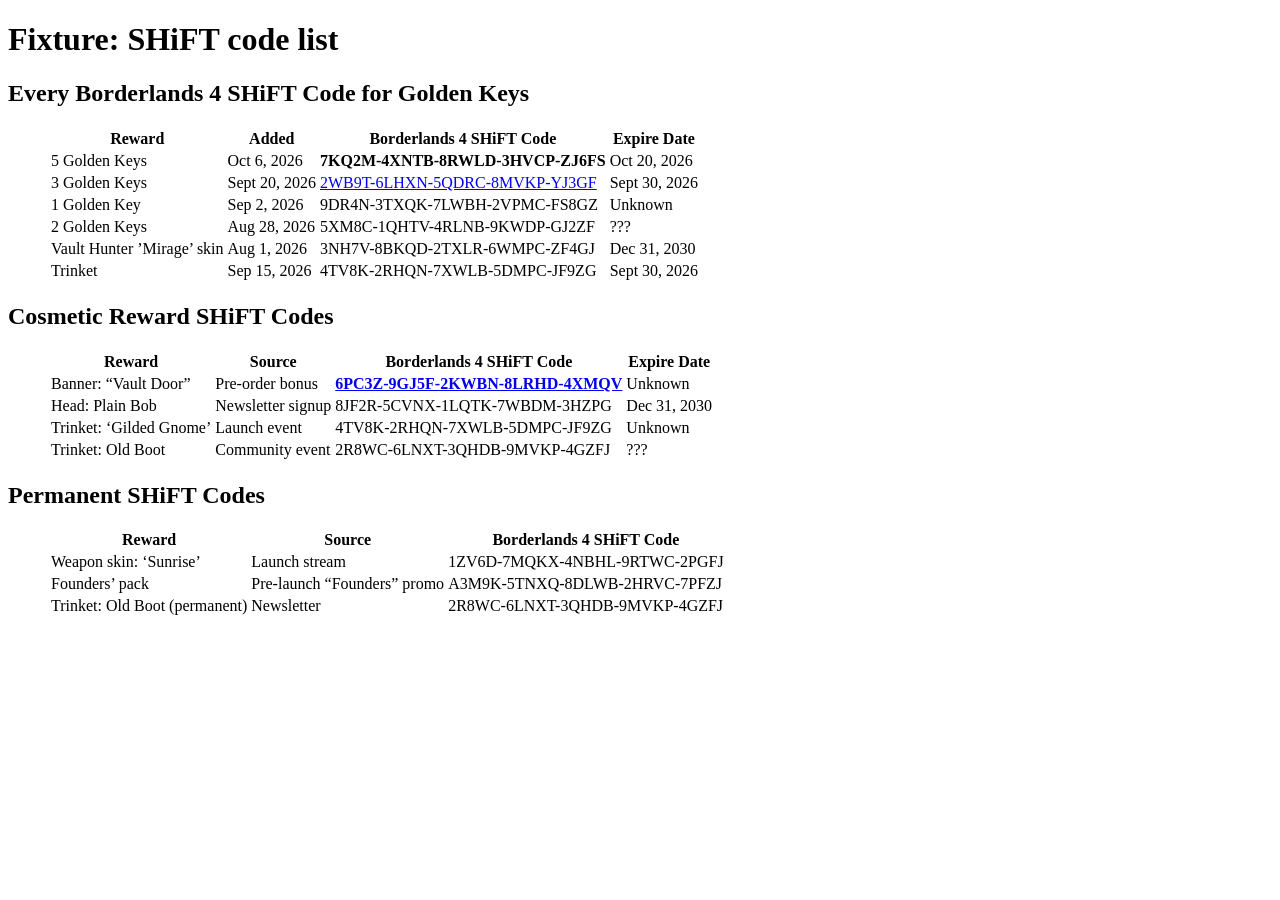
<file: tests/fixtures/shift_table/real_shape.html>
<!DOCTYPE html>
<html lang="en-US">
<head>
<meta charset="UTF-8">
<title>Hand-made fixture in the shape of a real SHiFT code list (invented codes, no article text)</title>
</head>
<body>
<h1 class="entry-title">Fixture: SHiFT code list</h1>

<h2 class="wp-block-heading" id="golden-keys">Every Borderlands 4 SHiFT Code for Golden Keys</h2>
<figure class="wp-block-table"><table class="has-fixed-layout"><thead><tr><th>Reward</th><th>Added</th><th>Borderlands 4 SHiFT Code</th><th>Expire Date</th></tr></thead><tbody>
<tr><td class="has-text-align-left" data-align="left">5&nbsp;Golden Keys</td><td class="has-text-align-left" data-align="left">Oct 6, 2026</td><td class="has-text-align-left" data-align="left"><strong>7KQ2M-4XNTB-8RWLD-3HVCP-ZJ6FS</strong></td><td class="has-text-align-left" data-align="left">Oct 20, 2026</td></tr>
<tr><td class="has-text-align-left" data-align="left">3 Golden Keys</td><td class="has-text-align-left" data-align="left">Sept 20, 2026</td><td class="has-text-align-left" data-align="left"><a href="https://example.invalid/redeem">2WB9T-6LHXN-5QDRC-8MVKP-YJ3GF</a></td><td class="has-text-align-left" data-align="left">Sept&nbsp;30,&nbsp;2026</td></tr>
<tr><td class="has-text-align-left" data-align="left">1 Golden Key</td><td class="has-text-align-left" data-align="left">Sep 2, 2026</td><td class="has-text-align-left" data-align="left">9DR4N-3TXQK-7LWBH-2VPMC-FS8GZ</td><td class="has-text-align-left" data-align="left">Unknown</td></tr>
<tr><td class="has-text-align-left" data-align="left">2 Golden Keys</td><td class="has-text-align-left" data-align="left">Aug 28, 2026</td><td class="has-text-align-left" data-align="left">5XM8C-1QHTV-4RLNB-9KWDP-GJ2ZF</td><td class="has-text-align-left" data-align="left">???</td></tr>
<tr><td class="has-text-align-left" data-align="left">Vault Hunter ’Mirage’ skin</td><td class="has-text-align-left" data-align="left">Aug 1, 2026</td><td class="has-text-align-left" data-align="left">3NH7V-8BKQD-2TXLR-6WMPC-ZF4GJ</td><td class="has-text-align-left" data-align="left">Dec 31, 2030</td></tr>
<tr><td class="has-text-align-left" data-align="left">Trinket</td><td class="has-text-align-left" data-align="left">Sep 15, 2026</td><td class="has-text-align-left" data-align="left">4TV8K-2RHQN-7XWLB-5DMPC-JF9ZG</td><td class="has-text-align-left" data-align="left">Sept 30, 2026</td></tr>
</tbody></table></figure>

<h2 class="wp-block-heading" id="cosmetic">Cosmetic Reward SHiFT Codes</h2>
<figure class="wp-block-table"><table class="has-fixed-layout"><thead><tr><th>Reward</th><th>Source</th><th>Borderlands 4 SHiFT Code</th><th>Expire Date</th></tr></thead><tbody>
<tr><td class="has-text-align-left" data-align="left">Banner: “Vault Door”</td><td class="has-text-align-left" data-align="left">Pre-order bonus</td><td class="has-text-align-left" data-align="left"><strong><a href="https://example.invalid/b">6PC3Z-9GJ5F-2KWBN-8LRHD-4XMQV</a></strong></td><td class="has-text-align-left" data-align="left">Unknown</td></tr>
<tr><td class="has-text-align-left" data-align="left">Head: Plain Bob</td><td class="has-text-align-left" data-align="left">Newsletter signup</td><td class="has-text-align-left" data-align="left">8JF2R-5CVNX-1LQTK-7WBDM-3HZPG</td><td class="has-text-align-left" data-align="left">Dec 31, 2030</td></tr>
<tr><td class="has-text-align-left" data-align="left">Trinket: ‘Gilded Gnome’</td><td class="has-text-align-left" data-align="left">Launch event</td><td class="has-text-align-left" data-align="left">4TV8K-2RHQN-7XWLB-5DMPC-JF9ZG</td><td class="has-text-align-left" data-align="left">Unknown</td></tr>
<tr><td class="has-text-align-left" data-align="left">Trinket: Old Boot</td><td class="has-text-align-left" data-align="left">Community event</td><td class="has-text-align-left" data-align="left">2R8WC-6LNXT-3QHDB-9MVKP-4GZFJ</td><td class="has-text-align-left" data-align="left">???</td></tr>
</tbody></table></figure>

<h2 class="wp-block-heading" id="permanent">Permanent SHiFT Codes</h2>
<figure class="wp-block-table"><table class="has-fixed-layout"><thead><tr><th>Reward</th><th>Source</th><th>Borderlands 4 SHiFT Code</th></tr></thead><tbody>
<tr><td class="has-text-align-left" data-align="left">Weapon skin: ‘Sunrise’</td><td class="has-text-align-left" data-align="left">Launch stream</td><td class="has-text-align-left" data-align="left">1ZV6D-7MQKX-4NBHL-9RTWC-2PGFJ</td></tr>
<tr><td class="has-text-align-left" data-align="left">Founders’ pack</td><td class="has-text-align-left" data-align="left">Pre-launch “Founders” promo</td><td class="has-text-align-left" data-align="left">A3M9K-5TNXQ-8DLWB-2HRVC-7PFZJ</td></tr>
<tr><td class="has-text-align-left" data-align="left">Trinket: Old Boot (permanent)</td><td class="has-text-align-left" data-align="left">Newsletter</td><td class="has-text-align-left" data-align="left">2R8WC-6LNXT-3QHDB-9MVKP-4GZFJ</td></tr>
</tbody></table></figure>
</body>
</html>
</file>
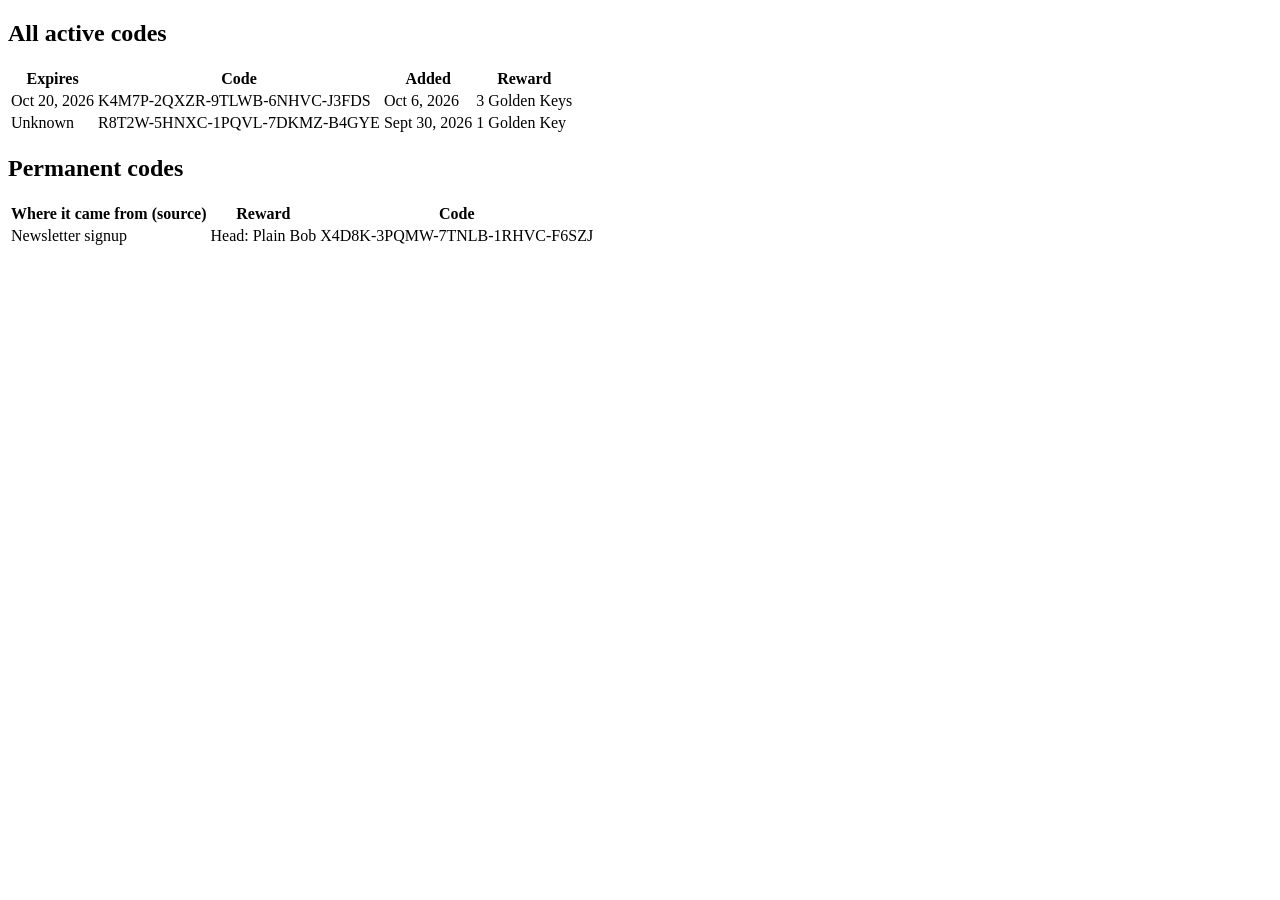
<file: tests/fixtures/shift_table/shuffled.html>
<!DOCTYPE html>
<html>
<head><meta charset="utf-8"><title>Same facts, columns in a different order</title></head>
<body>
  <h2>All active codes</h2>
  <table>
    <tr><th>Expires</th><th>Code</th><th>Added</th><th>Reward</th></tr>
    <tr><td>Oct 20, 2026</td><td>K4M7P-2QXZR-9TLWB-6NHVC-J3FDS</td><td>Oct 6, 2026</td><td>3 Golden Keys</td></tr>
    <tr><td>Unknown</td><td>R8T2W-5HNXC-1PQVL-7DKMZ-B4GYE</td><td>Sept 30, 2026</td><td>1 Golden Key</td></tr>
  </table>
  <h2>Permanent codes</h2>
  <table>
    <tr><th>Where it came from (source)</th><th>Reward</th><th>Code</th></tr>
    <tr><td>Newsletter signup</td><td>Head: Plain Bob</td><td>X4D8K-3PQMW-7TNLB-1RHVC-F6SZJ</td></tr>
  </table>
</body>
</html>
</file>
<file: site/style.css>
:root {
  --bg: #fbfaf7;
  --fg: #1d1d1b;
  --muted: #6b6a66;
  --link: #3a5ccc;
  --code-bg: #efede8;
}

@media (prefers-color-scheme: dark) {
  :root {
    --bg: #17171a;
    --fg: #e8e6e1;
    --muted: #9a988f;
    --link: #8aa4ff;
    --code-bg: #26262b;
  }
}

html { background: var(--bg); color: var(--fg); }

body {
  margin: 0;
  font: 17px/1.6 ui-serif, Georgia, "Times New Roman", serif;
}

main {
  max-width: 40rem;
  margin: 0 auto;
  padding: 2.5rem 1rem 4rem;
}

h1 { font-size: 2rem; line-height: 1.2; margin: 0.5rem 0 0.25rem; }
h2 { font-size: 1.2rem; margin: 2rem 0 0.5rem; }

a { color: var(--link); }

code {
  font: 0.88em ui-monospace, SFMono-Regular, Menlo, monospace;
  background: var(--code-bg);
  padding: 0.1em 0.3em;
  border-radius: 3px;
}

.nav, .meta, .sig { color: var(--muted); font-size: 0.9rem; }
.sig { margin-top: 2.5rem; font-style: italic; }

.button {
  display: inline-block;
  background: #5865f2;
  color: #fff;
  font: 600 1rem/1 ui-sans-serif, system-ui, -apple-system, sans-serif;
  padding: 0.8em 1.4em;
  border-radius: 6px;
  text-decoration: none;
}
.button:hover, .button:focus-visible { background: #4752c4; }
.button:focus-visible { outline: 2px solid var(--link); outline-offset: 3px; }

ol li { margin-bottom: 0.5rem; }
</file>
